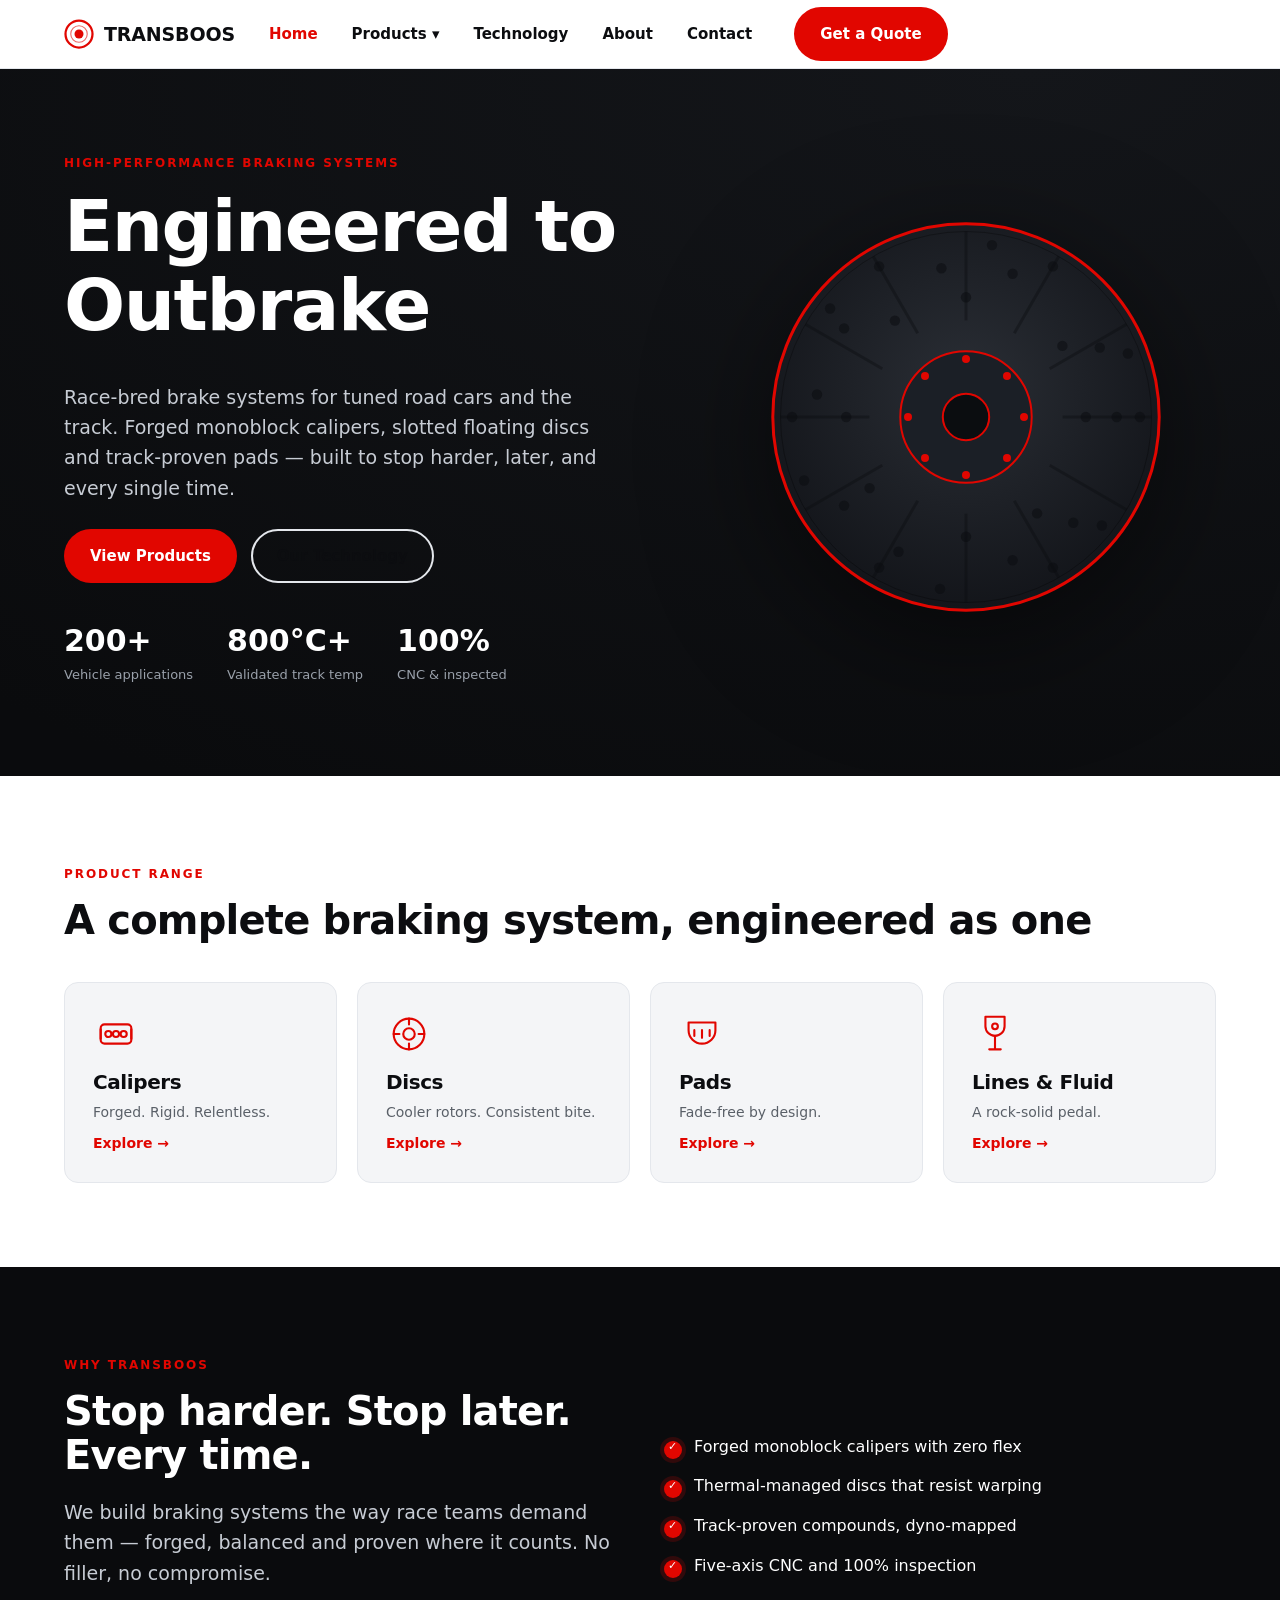
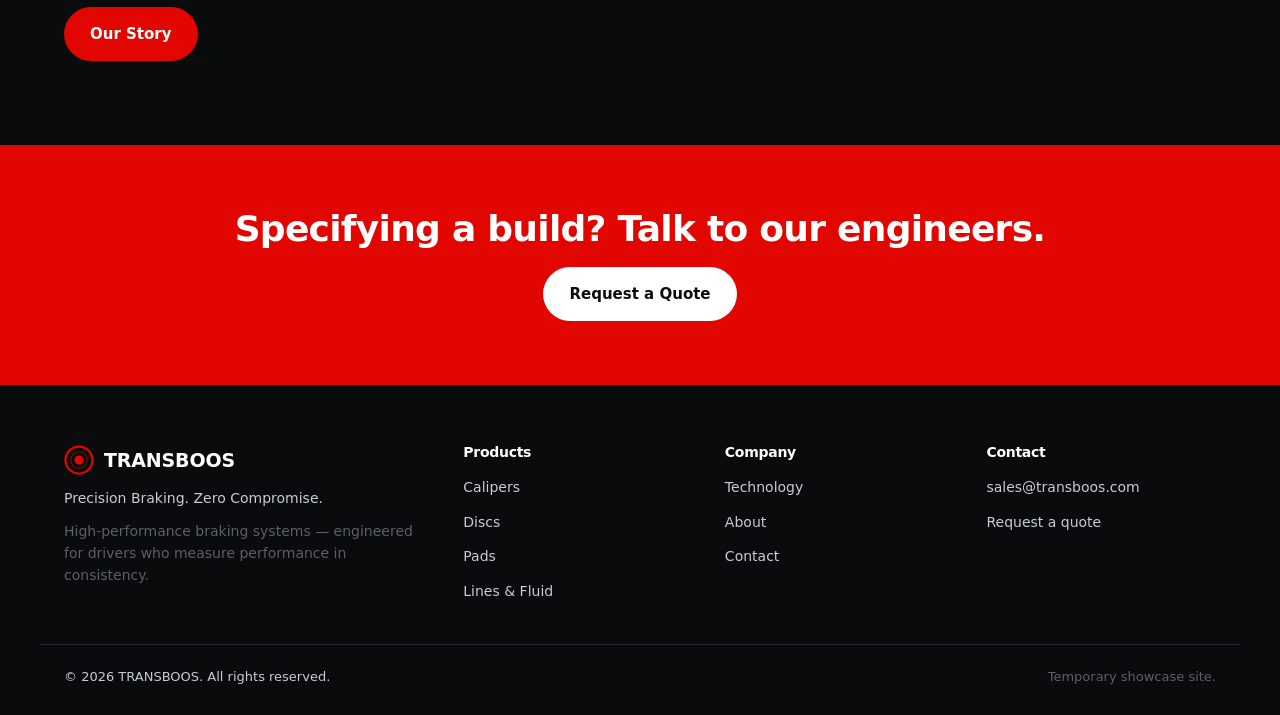
<file: index.html>
<!DOCTYPE html>
<html lang="en">
<head>
<meta charset="utf-8">
<meta name="viewport" content="width=device-width, initial-scale=1">
<title>TRANSBOOS — High-performance braking systems</title>
<meta name="description" content="Precision Braking. Zero Compromise. Race-bred brake systems for tuned road cars and the track. Forged monoblock calipers, slotted floating discs and track-p">
<link rel="canonical" href="https://transboos.pages.dev/">
<meta property="og:type" content="website">
<meta property="og:title" content="TRANSBOOS — High-performance braking systems">
<meta property="og:description" content="Precision Braking. Zero Compromise. Race-bred brake systems for tuned road cars and the track. Forged monoblock calipers, slotted floating discs and track-p">
<meta property="og:url" content="https://transboos.pages.dev/">
<meta property="og:image" content="https://transboos.pages.dev/assets/img/og.svg">
<meta name="twitter:card" content="summary_large_image">
<meta name="twitter:title" content="TRANSBOOS — High-performance braking systems">
<meta name="twitter:description" content="Precision Braking. Zero Compromise. Race-bred brake systems for tuned road cars and the track. Forged monoblock calipers, slotted floating discs and track-p">
<link rel="icon" href="/assets/img/logo.svg" type="image/svg+xml">
<link rel="preload" href="/assets/fonts/inter-latin.woff2" as="font" type="font/woff2" crossorigin>
<link rel="stylesheet" href="/assets/css/style.css">
<script type="application/ld+json">{"@context": "https://schema.org", "@type": "Organization", "name": "TRANSBOOS", "url": "https://transboos.pages.dev", "logo": "https://transboos.pages.dev/assets/img/logo.svg", "description": "Precision Braking. Zero Compromise.", "sameAs": []}</script>
<script type="application/ld+json">{"@context": "https://schema.org", "@type": "WebSite", "name": "TRANSBOOS", "url": "https://transboos.pages.dev"}</script>
</head>
<body><header class="site-head">
  <div class="wrap head-inner">
    <a class="brand" href="/">
      <span class="brand-mark"><svg viewBox="0 0 40 40" xmlns="http://www.w3.org/2000/svg" aria-hidden="true">
  <circle cx="20" cy="20" r="18" fill="none" stroke="#E10600" stroke-width="3"/>
  <circle cx="20" cy="20" r="6" fill="#E10600"/>
  <circle cx="20" cy="20" r="11" fill="none" stroke="#E10600" stroke-width="1.5" opacity="0.6"/>
</svg></span>
      <span class="brand-name">TRANSBOOS</span>
    </a>
    <button class="nav-toggle" aria-label="Menu" aria-expanded="false">☰</button>
    <nav><ul class="nav"><li><a href="/" class="on">Home</a></li><li class="has-drop"><a href="/products" class="">Products <span class="caret">▾</span></a>
      <ul class="drop"><li><a href="/products#calipers"><span class="dot"></span>Calipers — TB-MB</a></li><li><a href="/products#discs"><span class="dot"></span>Discs — TB-DR</a></li><li><a href="/products#pads"><span class="dot"></span>Pads — TB-RX</a></li><li><a href="/products#fluid"><span class="dot"></span>Lines & Fluid — TB-SS</a></li></ul></li><li><a href="/technology" class="">Technology</a></li><li><a href="/about" class="">About</a></li><li><a href="/contact" class="">Contact</a></li></ul></nav>
    <a class="btn btn-accent head-cta" href="/contact">Get a Quote</a>
  </div>
</header>
<main>

<section class="hero">
  <div class="wrap hero-inner">
    <div class="hero-copy">
      <span class="eyebrow">HIGH-PERFORMANCE BRAKING SYSTEMS</span>
      <h1>Engineered to Outbrake</h1>
      <p class="lead">Race-bred brake systems for tuned road cars and the track. Forged monoblock calipers, slotted floating discs and track-proven pads — built to stop harder, later, and every single time.</p>
      <div class="hero-cta">
        <a class="btn btn-accent" href="/products">View Products</a>
        <a class="btn btn-ghost" href="/technology">Our Technology</a>
      </div>
      <ul class="hero-stats">
        <li><b>200+</b><span>Vehicle applications</span></li>
        <li><b>800°C+</b><span>Validated track temp</span></li>
        <li><b>100%</b><span>CNC &amp; inspected</span></li>
      </ul>
    </div>
    <div class="hero-art"><svg viewBox="0 0 420 420" xmlns="http://www.w3.org/2000/svg" role="img" aria-label="Brake disc illustration">
  <defs><radialGradient id="dg" cx="50%" cy="42%" r="60%">
    <stop offset="0%" stop-color="#2a2e35"/><stop offset="100%" stop-color="#121419"/></radialGradient></defs>
  <circle cx="210.0" cy="210.0" r="193.2" fill="url(#dg)" stroke="#E10600" stroke-width="3"/>
  <circle cx="210.0" cy="210.0" r="185.5" fill="none" stroke="#000" stroke-width="1" opacity="0.3"/>
  <line x1="306.6" y1="210.0" x2="395.5" y2="210.0" stroke="#0b0d10" stroke-width="3" opacity="0.4"/><line x1="293.7" y1="258.3" x2="370.6" y2="302.7" stroke="#0b0d10" stroke-width="3" opacity="0.4"/><line x1="258.3" y1="293.7" x2="302.7" y2="370.6" stroke="#0b0d10" stroke-width="3" opacity="0.4"/><line x1="210.0" y1="306.6" x2="210.0" y2="395.5" stroke="#0b0d10" stroke-width="3" opacity="0.4"/><line x1="161.7" y1="293.7" x2="117.3" y2="370.6" stroke="#0b0d10" stroke-width="3" opacity="0.4"/><line x1="126.3" y1="258.3" x2="49.4" y2="302.7" stroke="#0b0d10" stroke-width="3" opacity="0.4"/><line x1="113.4" y1="210.0" x2="24.5" y2="210.0" stroke="#0b0d10" stroke-width="3" opacity="0.4"/><line x1="126.3" y1="161.7" x2="49.4" y2="117.3" stroke="#0b0d10" stroke-width="3" opacity="0.4"/><line x1="161.7" y1="126.3" x2="117.3" y2="49.4" stroke="#0b0d10" stroke-width="3" opacity="0.4"/><line x1="210.0" y1="113.4" x2="210.0" y2="24.5" stroke="#0b0d10" stroke-width="3" opacity="0.4"/><line x1="258.3" y1="126.3" x2="302.7" y2="49.4" stroke="#0b0d10" stroke-width="3" opacity="0.4"/><line x1="293.7" y1="161.7" x2="370.6" y2="117.3" stroke="#0b0d10" stroke-width="3" opacity="0.4"/>
  <circle cx="329.8" cy="210.0" r="5.2" fill="#0b0d10" opacity="0.55"/><circle cx="281.1" cy="306.4" r="5.2" fill="#0b0d10" opacity="0.55"/><circle cx="210.0" cy="329.8" r="5.2" fill="#0b0d10" opacity="0.55"/><circle cx="113.6" cy="281.1" r="5.2" fill="#0b0d10" opacity="0.55"/><circle cx="90.2" cy="210.0" r="5.2" fill="#0b0d10" opacity="0.55"/><circle cx="138.9" cy="113.6" r="5.2" fill="#0b0d10" opacity="0.55"/><circle cx="210.0" cy="90.2" r="5.2" fill="#0b0d10" opacity="0.55"/><circle cx="306.4" cy="138.9" r="5.2" fill="#0b0d10" opacity="0.55"/><circle cx="360.7" cy="210.0" r="5.2" fill="#0b0d10" opacity="0.55"/><circle cx="317.3" cy="315.8" r="5.2" fill="#0b0d10" opacity="0.55"/><circle cx="256.6" cy="353.3" r="5.2" fill="#0b0d10" opacity="0.55"/><circle cx="142.5" cy="344.8" r="5.2" fill="#0b0d10" opacity="0.55"/><circle cx="88.1" cy="298.6" r="5.2" fill="#0b0d10" opacity="0.55"/><circle cx="61.0" cy="187.5" r="5.2" fill="#0b0d10" opacity="0.55"/><circle cx="88.1" cy="121.4" r="5.2" fill="#0b0d10" opacity="0.55"/><circle cx="185.4" cy="61.3" r="5.2" fill="#0b0d10" opacity="0.55"/><circle cx="256.6" cy="66.7" r="5.2" fill="#0b0d10" opacity="0.55"/><circle cx="343.8" cy="140.6" r="5.2" fill="#0b0d10" opacity="0.55"/><circle cx="383.9" cy="210.0" r="5.2" fill="#0b0d10" opacity="0.55"/><circle cx="345.9" cy="318.5" r="5.2" fill="#0b0d10" opacity="0.55"/><circle cx="296.9" cy="360.6" r="5.2" fill="#0b0d10" opacity="0.55"/><circle cx="184.0" cy="381.9" r="5.2" fill="#0b0d10" opacity="0.55"/><circle cx="123.1" cy="360.6" r="5.2" fill="#0b0d10" opacity="0.55"/><circle cx="48.1" cy="273.5" r="5.2" fill="#0b0d10" opacity="0.55"/><circle cx="36.1" cy="210.0" r="5.2" fill="#0b0d10" opacity="0.55"/><circle cx="74.1" cy="101.5" r="5.2" fill="#0b0d10" opacity="0.55"/><circle cx="123.1" cy="59.4" r="5.2" fill="#0b0d10" opacity="0.55"/><circle cx="236.0" cy="38.1" r="5.2" fill="#0b0d10" opacity="0.55"/><circle cx="296.9" cy="59.4" r="5.2" fill="#0b0d10" opacity="0.55"/><circle cx="371.9" cy="146.5" r="5.2" fill="#0b0d10" opacity="0.55"/>
  <circle cx="210.0" cy="210.0" r="65.7" fill="#1b1f26" stroke="#E10600" stroke-width="2"/>
  <circle cx="268.0" cy="210.0" r="4" fill="#E10600"/><circle cx="251.0" cy="251.0" r="4" fill="#E10600"/><circle cx="210.0" cy="268.0" r="4" fill="#E10600"/><circle cx="169.0" cy="251.0" r="4" fill="#E10600"/><circle cx="152.0" cy="210.0" r="4" fill="#E10600"/><circle cx="169.0" cy="169.0" r="4" fill="#E10600"/><circle cx="210.0" cy="152.0" r="4" fill="#E10600"/><circle cx="251.0" cy="169.0" r="4" fill="#E10600"/>
  <circle cx="210.0" cy="210.0" r="23.2" fill="#0b0d10" stroke="#E10600" stroke-width="2"/>
</svg></div>
  </div>
</section>

<section class="band">
  <div class="wrap">
    <div class="sec-head">
      <span class="eyebrow">Product Range</span>
      <h2>A complete braking system, engineered as one</h2>
    </div>
    <div class="pcard-grid"><a class="pcard" href="/products#calipers">
          <span class="pcard-ico"><svg viewBox="0 0 48 48" fill="none" stroke="#E10600" stroke-width="2.2" stroke-linecap="round" stroke-linejoin="round" xmlns="http://www.w3.org/2000/svg"><rect x="8" y="14" width="32" height="20" rx="4"/><circle cx="16" cy="24" r="3.2"/><circle cx="24" cy="24" r="3.2"/><circle cx="32" cy="24" r="3.2"/><path d="M8 19v10M40 19v10"/></svg></span>
          <h3>Calipers</h3><p>Forged. Rigid. Relentless.</p>
          <span class="pcard-go">Explore →</span></a><a class="pcard" href="/products#discs">
          <span class="pcard-ico"><svg viewBox="0 0 48 48" fill="none" stroke="#E10600" stroke-width="2.2" stroke-linecap="round" stroke-linejoin="round" xmlns="http://www.w3.org/2000/svg"><circle cx="24" cy="24" r="16"/><circle cx="24" cy="24" r="6"/><path d="M24 8v6M24 34v6M8 24h6M34 24h6"/></svg></span>
          <h3>Discs</h3><p>Cooler rotors. Consistent bite.</p>
          <span class="pcard-go">Explore →</span></a><a class="pcard" href="/products#pads">
          <span class="pcard-ico"><svg viewBox="0 0 48 48" fill="none" stroke="#E10600" stroke-width="2.2" stroke-linecap="round" stroke-linejoin="round" xmlns="http://www.w3.org/2000/svg"><path d="M10 12h28v8a14 14 0 0 1-28 0z"/><path d="M16 20v6M24 20v8M32 20v6"/></svg></span>
          <h3>Pads</h3><p>Fade-free by design.</p>
          <span class="pcard-go">Explore →</span></a><a class="pcard" href="/products#fluid">
          <span class="pcard-ico"><svg viewBox="0 0 48 48" fill="none" stroke="#E10600" stroke-width="2.2" stroke-linecap="round" stroke-linejoin="round" xmlns="http://www.w3.org/2000/svg"><path d="M14 6h20v10a10 10 0 0 1-20 0z"/><path d="M24 26v14M18 40h12"/><circle cx="24" cy="16" r="3"/></svg></span>
          <h3>Lines & Fluid</h3><p>A rock-solid pedal.</p>
          <span class="pcard-go">Explore →</span></a></div>
  </div>
</section>

<section class="band band-dark">
  <div class="wrap split">
    <div>
      <span class="eyebrow">Why TRANSBOOS</span>
      <h2>Stop harder. Stop later. Every time.</h2>
      <p class="lead">We build braking systems the way race teams demand them — forged, balanced and proven where it counts. No filler, no compromise.</p>
      <a class="btn btn-accent" href="/about">Our Story</a>
    </div>
    <ul class="check-list">
      <li>Forged monoblock calipers with zero flex</li>
      <li>Thermal-managed discs that resist warping</li>
      <li>Track-proven compounds, dyno-mapped</li>
      <li>Five-axis CNC and 100% inspection</li>
    </ul>
  </div>
</section>

<section class="cta-band">
  <div class="wrap">
    <h2>Specifying a build? Talk to our engineers.</h2>
    <a class="btn btn-light" href="/contact">Request a Quote</a>
  </div>
</section>
</main>
<footer class="site-foot">
  <div class="wrap foot-grid">
    <div class="foot-brand">
      <a class="brand" href="/"><span class="brand-mark"><svg viewBox="0 0 40 40" xmlns="http://www.w3.org/2000/svg" aria-hidden="true">
  <circle cx="20" cy="20" r="18" fill="none" stroke="#E10600" stroke-width="3"/>
  <circle cx="20" cy="20" r="6" fill="#E10600"/>
  <circle cx="20" cy="20" r="11" fill="none" stroke="#E10600" stroke-width="1.5" opacity="0.6"/>
</svg></span><span class="brand-name">TRANSBOOS</span></a>
      <p>Precision Braking. Zero Compromise.</p>
      <p class="muted">High-performance braking systems — engineered for drivers who measure performance in consistency.</p>
    </div>
    <div><h4>Products</h4><ul class="foot-links"><li><a href="/products#calipers">Calipers</a></li><li><a href="/products#discs">Discs</a></li><li><a href="/products#pads">Pads</a></li><li><a href="/products#fluid">Lines & Fluid</a></li></ul></div>
    <div><h4>Company</h4><ul class="foot-links">
      <li><a href="/technology">Technology</a></li>
      <li><a href="/about">About</a></li>
      <li><a href="/contact">Contact</a></li>
    </ul></div>
    <div><h4>Contact</h4><ul class="foot-links">
      <li><a href="mailto:sales@transboos.com">sales@transboos.com</a></li>
      <li><a href="/contact">Request a quote</a></li>
    </ul></div>
  </div>
  <div class="wrap foot-bottom">
    <span>© 2026 TRANSBOOS. All rights reserved.</span>
    <span class="muted">Temporary showcase site.</span>
  </div>
</footer>
<script src="/assets/js/main.js"></script>
</body>
</html>
</file>
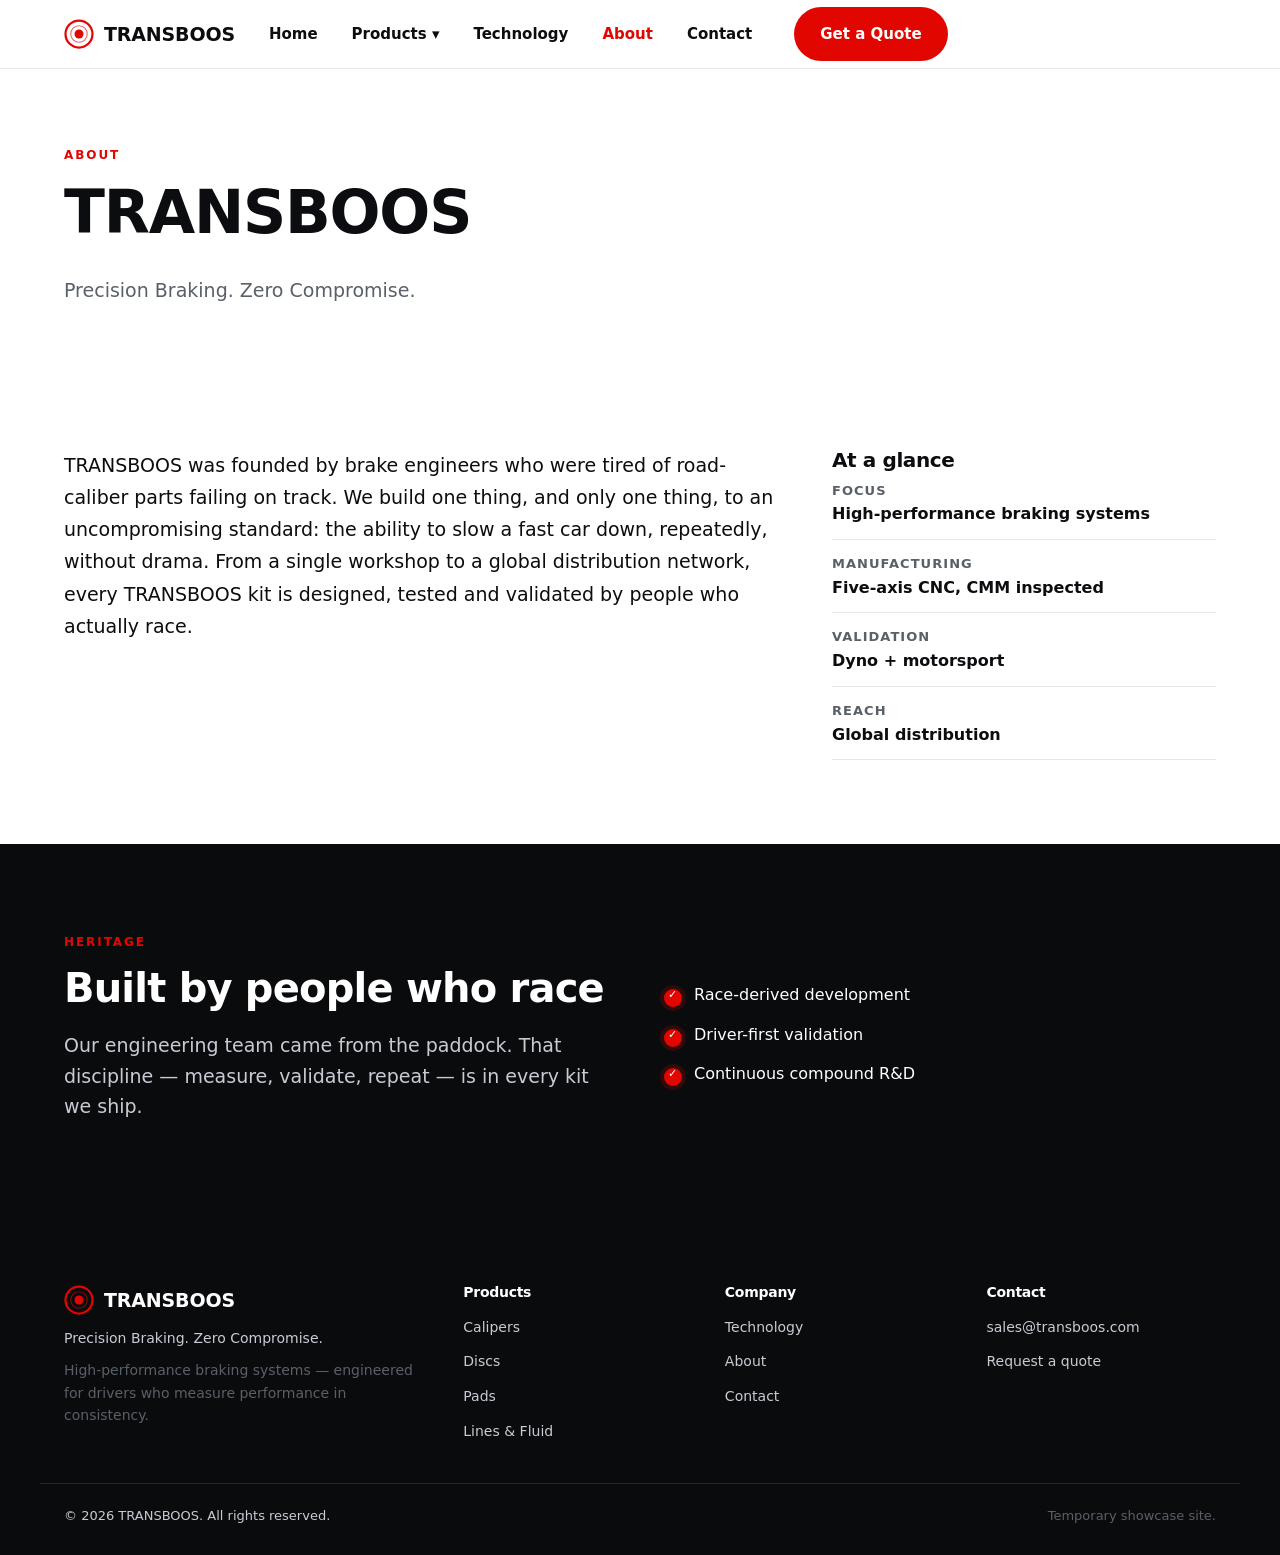
<file: about.html>
<!DOCTYPE html>
<html lang="en">
<head>
<meta charset="utf-8">
<meta name="viewport" content="width=device-width, initial-scale=1">
<title>About | TRANSBOOS</title>
<meta name="description" content="TRANSBOOS — TRANSBOOS was founded by brake engineers who were tired of road-caliber parts failing on track. We build one thing, and only one thing, to a...">
<link rel="canonical" href="https://transboos.pages.dev/about">
<meta property="og:type" content="website">
<meta property="og:title" content="About | TRANSBOOS">
<meta property="og:description" content="TRANSBOOS — TRANSBOOS was founded by brake engineers who were tired of road-caliber parts failing on track. We build one thing, and only one thing, to a...">
<meta property="og:url" content="https://transboos.pages.dev/about">
<meta property="og:image" content="https://transboos.pages.dev/assets/img/og.svg">
<meta name="twitter:card" content="summary_large_image">
<meta name="twitter:title" content="About | TRANSBOOS">
<meta name="twitter:description" content="TRANSBOOS — TRANSBOOS was founded by brake engineers who were tired of road-caliber parts failing on track. We build one thing, and only one thing, to a...">
<link rel="icon" href="/assets/img/logo.svg" type="image/svg+xml">
<link rel="preload" href="/assets/fonts/inter-latin.woff2" as="font" type="font/woff2" crossorigin>
<link rel="stylesheet" href="/assets/css/style.css">
<script type="application/ld+json">{"@context": "https://schema.org", "@type": "Organization", "name": "TRANSBOOS", "url": "https://transboos.pages.dev", "logo": "https://transboos.pages.dev/assets/img/logo.svg", "description": "Precision Braking. Zero Compromise.", "sameAs": []}</script>
<script type="application/ld+json">{"@context": "https://schema.org", "@type": "WebSite", "name": "TRANSBOOS", "url": "https://transboos.pages.dev"}</script>
</head>
<body><header class="site-head">
  <div class="wrap head-inner">
    <a class="brand" href="/">
      <span class="brand-mark"><svg viewBox="0 0 40 40" xmlns="http://www.w3.org/2000/svg" aria-hidden="true">
  <circle cx="20" cy="20" r="18" fill="none" stroke="#E10600" stroke-width="3"/>
  <circle cx="20" cy="20" r="6" fill="#E10600"/>
  <circle cx="20" cy="20" r="11" fill="none" stroke="#E10600" stroke-width="1.5" opacity="0.6"/>
</svg></span>
      <span class="brand-name">TRANSBOOS</span>
    </a>
    <button class="nav-toggle" aria-label="Menu" aria-expanded="false">☰</button>
    <nav><ul class="nav"><li><a href="/" class="">Home</a></li><li class="has-drop"><a href="/products" class="">Products <span class="caret">▾</span></a>
      <ul class="drop"><li><a href="/products#calipers"><span class="dot"></span>Calipers — TB-MB</a></li><li><a href="/products#discs"><span class="dot"></span>Discs — TB-DR</a></li><li><a href="/products#pads"><span class="dot"></span>Pads — TB-RX</a></li><li><a href="/products#fluid"><span class="dot"></span>Lines & Fluid — TB-SS</a></li></ul></li><li><a href="/technology" class="">Technology</a></li><li><a href="/about" class="on">About</a></li><li><a href="/contact" class="">Contact</a></li></ul></nav>
    <a class="btn btn-accent head-cta" href="/contact">Get a Quote</a>
  </div>
</header>
<main>

<section class="page-hero"><div class="wrap">
  <span class="eyebrow">About</span>
  <h1>TRANSBOOS</h1>
  <p class="lead">Precision Braking. Zero Compromise.</p>
</div></section>
<section class="band"><div class="wrap about-grid">
  <div class="about-main"><p class="lead-para">TRANSBOOS was founded by brake engineers who were tired of road-caliber parts failing on track. We build one thing, and only one thing, to an uncompromising standard: the ability to slow a fast car down, repeatedly, without drama. From a single workshop to a global distribution network, every TRANSBOOS kit is designed, tested and validated by people who actually race.</p></div>
  <aside class="about-side">
    <h3>At a glance</h3>
    <ul class="fact-list">
      <li><b>Focus</b><span>High-performance braking systems</span></li>
      <li><b>Manufacturing</b><span>Five-axis CNC, CMM inspected</span></li>
      <li><b>Validation</b><span>Dyno + motorsport</span></li>
      <li><b>Reach</b><span>Global distribution</span></li>
    </ul>
  </aside>
</div></section>
<section class="band band-dark"><div class="wrap split">
  <div><span class="eyebrow">Heritage</span><h2>Built by people who race</h2>
  <p class="lead">Our engineering team came from the paddock. That discipline — measure, validate, repeat — is in every kit we ship.</p></div>
  <ul class="check-list"><li>Race-derived development</li><li>Driver-first validation</li><li>Continuous compound R&amp;D</li></ul>
</div></section>
</main>
<footer class="site-foot">
  <div class="wrap foot-grid">
    <div class="foot-brand">
      <a class="brand" href="/"><span class="brand-mark"><svg viewBox="0 0 40 40" xmlns="http://www.w3.org/2000/svg" aria-hidden="true">
  <circle cx="20" cy="20" r="18" fill="none" stroke="#E10600" stroke-width="3"/>
  <circle cx="20" cy="20" r="6" fill="#E10600"/>
  <circle cx="20" cy="20" r="11" fill="none" stroke="#E10600" stroke-width="1.5" opacity="0.6"/>
</svg></span><span class="brand-name">TRANSBOOS</span></a>
      <p>Precision Braking. Zero Compromise.</p>
      <p class="muted">High-performance braking systems — engineered for drivers who measure performance in consistency.</p>
    </div>
    <div><h4>Products</h4><ul class="foot-links"><li><a href="/products#calipers">Calipers</a></li><li><a href="/products#discs">Discs</a></li><li><a href="/products#pads">Pads</a></li><li><a href="/products#fluid">Lines & Fluid</a></li></ul></div>
    <div><h4>Company</h4><ul class="foot-links">
      <li><a href="/technology">Technology</a></li>
      <li><a href="/about">About</a></li>
      <li><a href="/contact">Contact</a></li>
    </ul></div>
    <div><h4>Contact</h4><ul class="foot-links">
      <li><a href="mailto:sales@transboos.com">sales@transboos.com</a></li>
      <li><a href="/contact">Request a quote</a></li>
    </ul></div>
  </div>
  <div class="wrap foot-bottom">
    <span>© 2026 TRANSBOOS. All rights reserved.</span>
    <span class="muted">Temporary showcase site.</span>
  </div>
</footer>
<script src="/assets/js/main.js"></script>
</body>
</html>
</file>
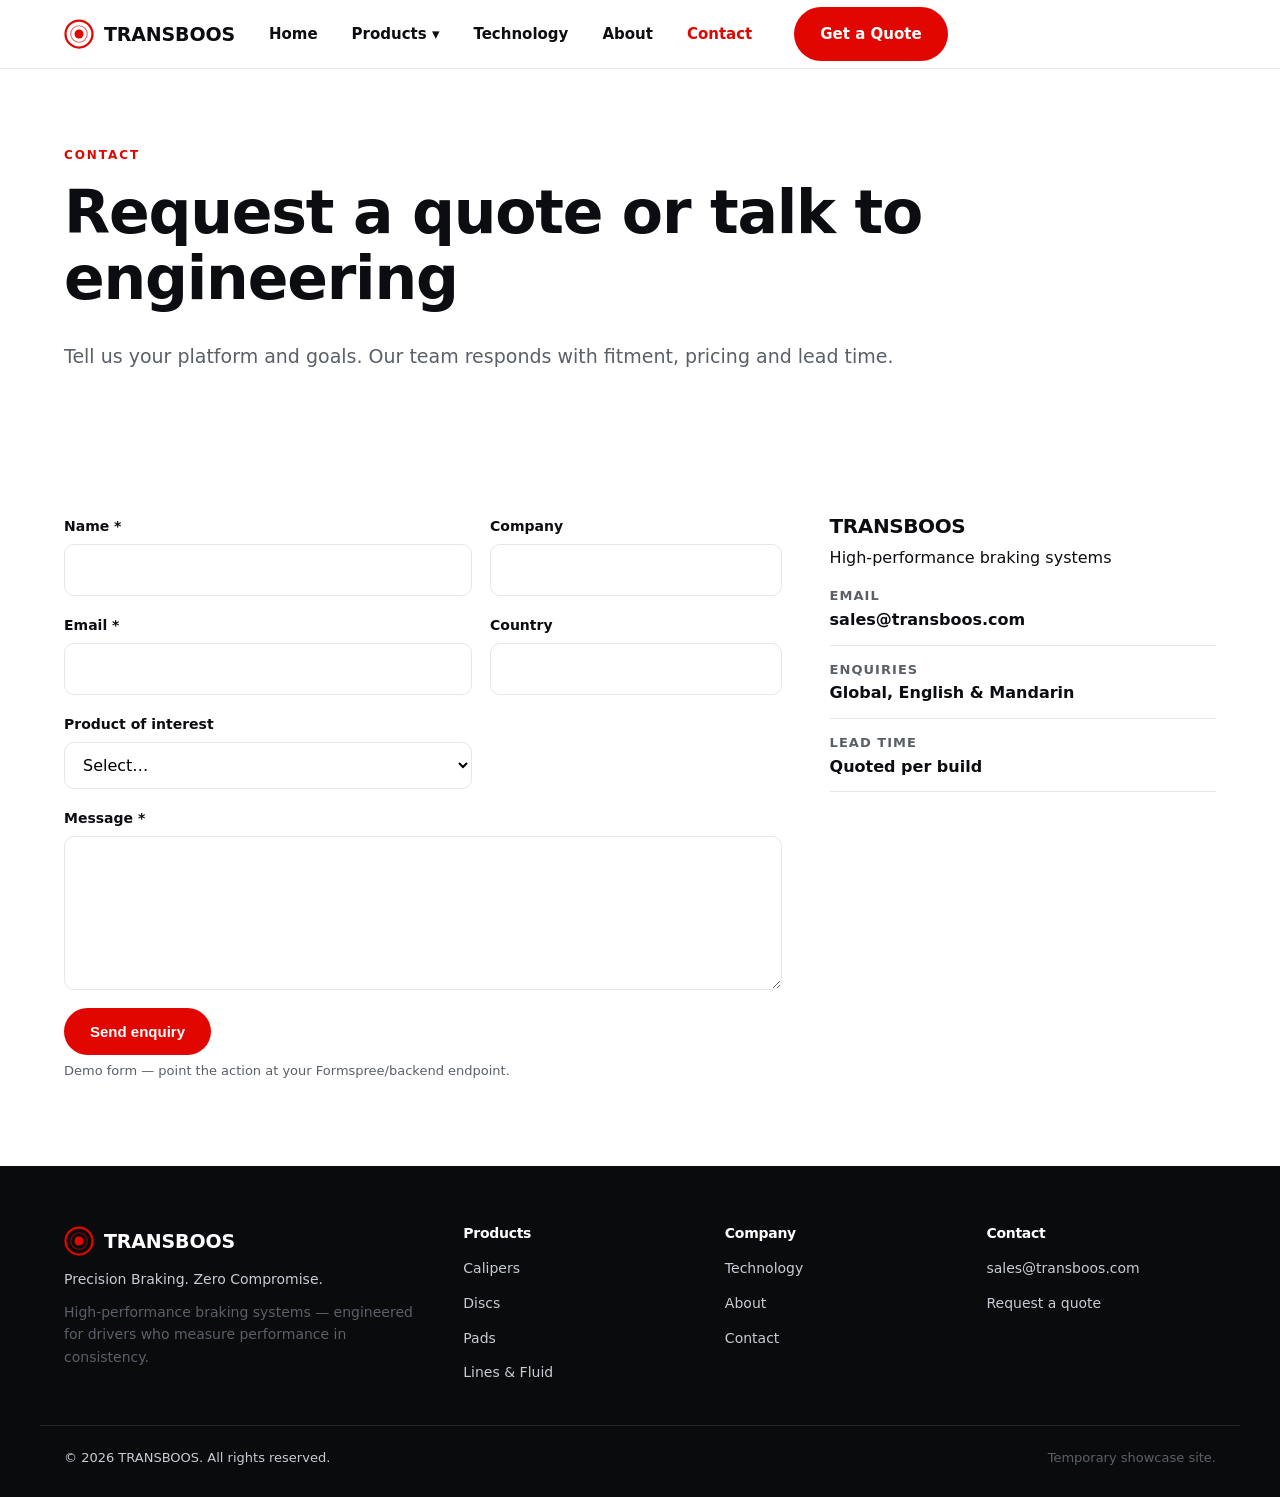
<file: contact.html>
<!DOCTYPE html>
<html lang="en">
<head>
<meta charset="utf-8">
<meta name="viewport" content="width=device-width, initial-scale=1">
<title>Contact | TRANSBOOS</title>
<meta name="description" content="Contact TRANSBOOS for brake system quotes, fitment and engineering support.">
<link rel="canonical" href="https://transboos.pages.dev/contact">
<meta property="og:type" content="website">
<meta property="og:title" content="Contact | TRANSBOOS">
<meta property="og:description" content="Contact TRANSBOOS for brake system quotes, fitment and engineering support.">
<meta property="og:url" content="https://transboos.pages.dev/contact">
<meta property="og:image" content="https://transboos.pages.dev/assets/img/og.svg">
<meta name="twitter:card" content="summary_large_image">
<meta name="twitter:title" content="Contact | TRANSBOOS">
<meta name="twitter:description" content="Contact TRANSBOOS for brake system quotes, fitment and engineering support.">
<link rel="icon" href="/assets/img/logo.svg" type="image/svg+xml">
<link rel="preload" href="/assets/fonts/inter-latin.woff2" as="font" type="font/woff2" crossorigin>
<link rel="stylesheet" href="/assets/css/style.css">
<script type="application/ld+json">{"@context": "https://schema.org", "@type": "Organization", "name": "TRANSBOOS", "url": "https://transboos.pages.dev", "logo": "https://transboos.pages.dev/assets/img/logo.svg", "description": "Precision Braking. Zero Compromise.", "sameAs": []}</script>
<script type="application/ld+json">{"@context": "https://schema.org", "@type": "WebSite", "name": "TRANSBOOS", "url": "https://transboos.pages.dev"}</script>
</head>
<body><header class="site-head">
  <div class="wrap head-inner">
    <a class="brand" href="/">
      <span class="brand-mark"><svg viewBox="0 0 40 40" xmlns="http://www.w3.org/2000/svg" aria-hidden="true">
  <circle cx="20" cy="20" r="18" fill="none" stroke="#E10600" stroke-width="3"/>
  <circle cx="20" cy="20" r="6" fill="#E10600"/>
  <circle cx="20" cy="20" r="11" fill="none" stroke="#E10600" stroke-width="1.5" opacity="0.6"/>
</svg></span>
      <span class="brand-name">TRANSBOOS</span>
    </a>
    <button class="nav-toggle" aria-label="Menu" aria-expanded="false">☰</button>
    <nav><ul class="nav"><li><a href="/" class="">Home</a></li><li class="has-drop"><a href="/products" class="">Products <span class="caret">▾</span></a>
      <ul class="drop"><li><a href="/products#calipers"><span class="dot"></span>Calipers — TB-MB</a></li><li><a href="/products#discs"><span class="dot"></span>Discs — TB-DR</a></li><li><a href="/products#pads"><span class="dot"></span>Pads — TB-RX</a></li><li><a href="/products#fluid"><span class="dot"></span>Lines & Fluid — TB-SS</a></li></ul></li><li><a href="/technology" class="">Technology</a></li><li><a href="/about" class="">About</a></li><li><a href="/contact" class="on">Contact</a></li></ul></nav>
    <a class="btn btn-accent head-cta" href="/contact">Get a Quote</a>
  </div>
</header>
<main>

<section class="page-hero"><div class="wrap">
  <span class="eyebrow">Contact</span>
  <h1>Request a quote or talk to engineering</h1>
  <p class="lead">Tell us your platform and goals. Our team responds with fitment, pricing and lead time.</p>
</div></section>
<section class="band"><div class="wrap contact-grid">
  <form class="cform" action="https://formspree.io/f/transboos" method="POST">
    <div class="field"><label for="name">Name *</label><input id="name" name="name" required></div>
    <div class="field"><label for="company">Company</label><input id="company" name="company"></div>
    <div class="field"><label for="email">Email *</label><input id="email" name="email" type="email" required></div>
    <div class="field"><label for="country">Country</label><input id="country" name="country"></div>
    <div class="field"><label for="interest">Product of interest</label><select id="interest" name="interest"><option value="">Select…</option><option value="Calipers">Calipers — TB-MB Series Monoblock Calipers</option><option value="Discs">Discs — TB-DR Slotted Floating Discs</option><option value="Pads">Pads — TB-RX Track Brake Pads</option><option value="Lines & Fluid">Lines & Fluid — TB-SS Line & Fluid Kits</option></select></div>
    <div class="field field-full"><label for="msg">Message *</label><textarea id="msg" name="message" rows="5" required></textarea></div>
    <div class="field-full"><button class="btn btn-accent" type="submit">Send enquiry</button><p class="form-note">Demo form — point the action at your Formspree/backend endpoint.</p></div>
  </form>
  <aside class="contact-side">
    <h3>TRANSBOOS</h3>
    <p>High-performance braking systems</p>
    <ul class="fact-list">
      <li><b>Email</b><span><a href="mailto:sales@transboos.com">sales@transboos.com</a></span></li>
      <li><b>Enquiries</b><span>Global, English &amp; Mandarin</span></li>
      <li><b>Lead time</b><span>Quoted per build</span></li>
    </ul>
  </aside>
</div></section>
</main>
<footer class="site-foot">
  <div class="wrap foot-grid">
    <div class="foot-brand">
      <a class="brand" href="/"><span class="brand-mark"><svg viewBox="0 0 40 40" xmlns="http://www.w3.org/2000/svg" aria-hidden="true">
  <circle cx="20" cy="20" r="18" fill="none" stroke="#E10600" stroke-width="3"/>
  <circle cx="20" cy="20" r="6" fill="#E10600"/>
  <circle cx="20" cy="20" r="11" fill="none" stroke="#E10600" stroke-width="1.5" opacity="0.6"/>
</svg></span><span class="brand-name">TRANSBOOS</span></a>
      <p>Precision Braking. Zero Compromise.</p>
      <p class="muted">High-performance braking systems — engineered for drivers who measure performance in consistency.</p>
    </div>
    <div><h4>Products</h4><ul class="foot-links"><li><a href="/products#calipers">Calipers</a></li><li><a href="/products#discs">Discs</a></li><li><a href="/products#pads">Pads</a></li><li><a href="/products#fluid">Lines & Fluid</a></li></ul></div>
    <div><h4>Company</h4><ul class="foot-links">
      <li><a href="/technology">Technology</a></li>
      <li><a href="/about">About</a></li>
      <li><a href="/contact">Contact</a></li>
    </ul></div>
    <div><h4>Contact</h4><ul class="foot-links">
      <li><a href="mailto:sales@transboos.com">sales@transboos.com</a></li>
      <li><a href="/contact">Request a quote</a></li>
    </ul></div>
  </div>
  <div class="wrap foot-bottom">
    <span>© 2026 TRANSBOOS. All rights reserved.</span>
    <span class="muted">Temporary showcase site.</span>
  </div>
</footer>
<script src="/assets/js/main.js"></script>
</body>
</html>
</file>
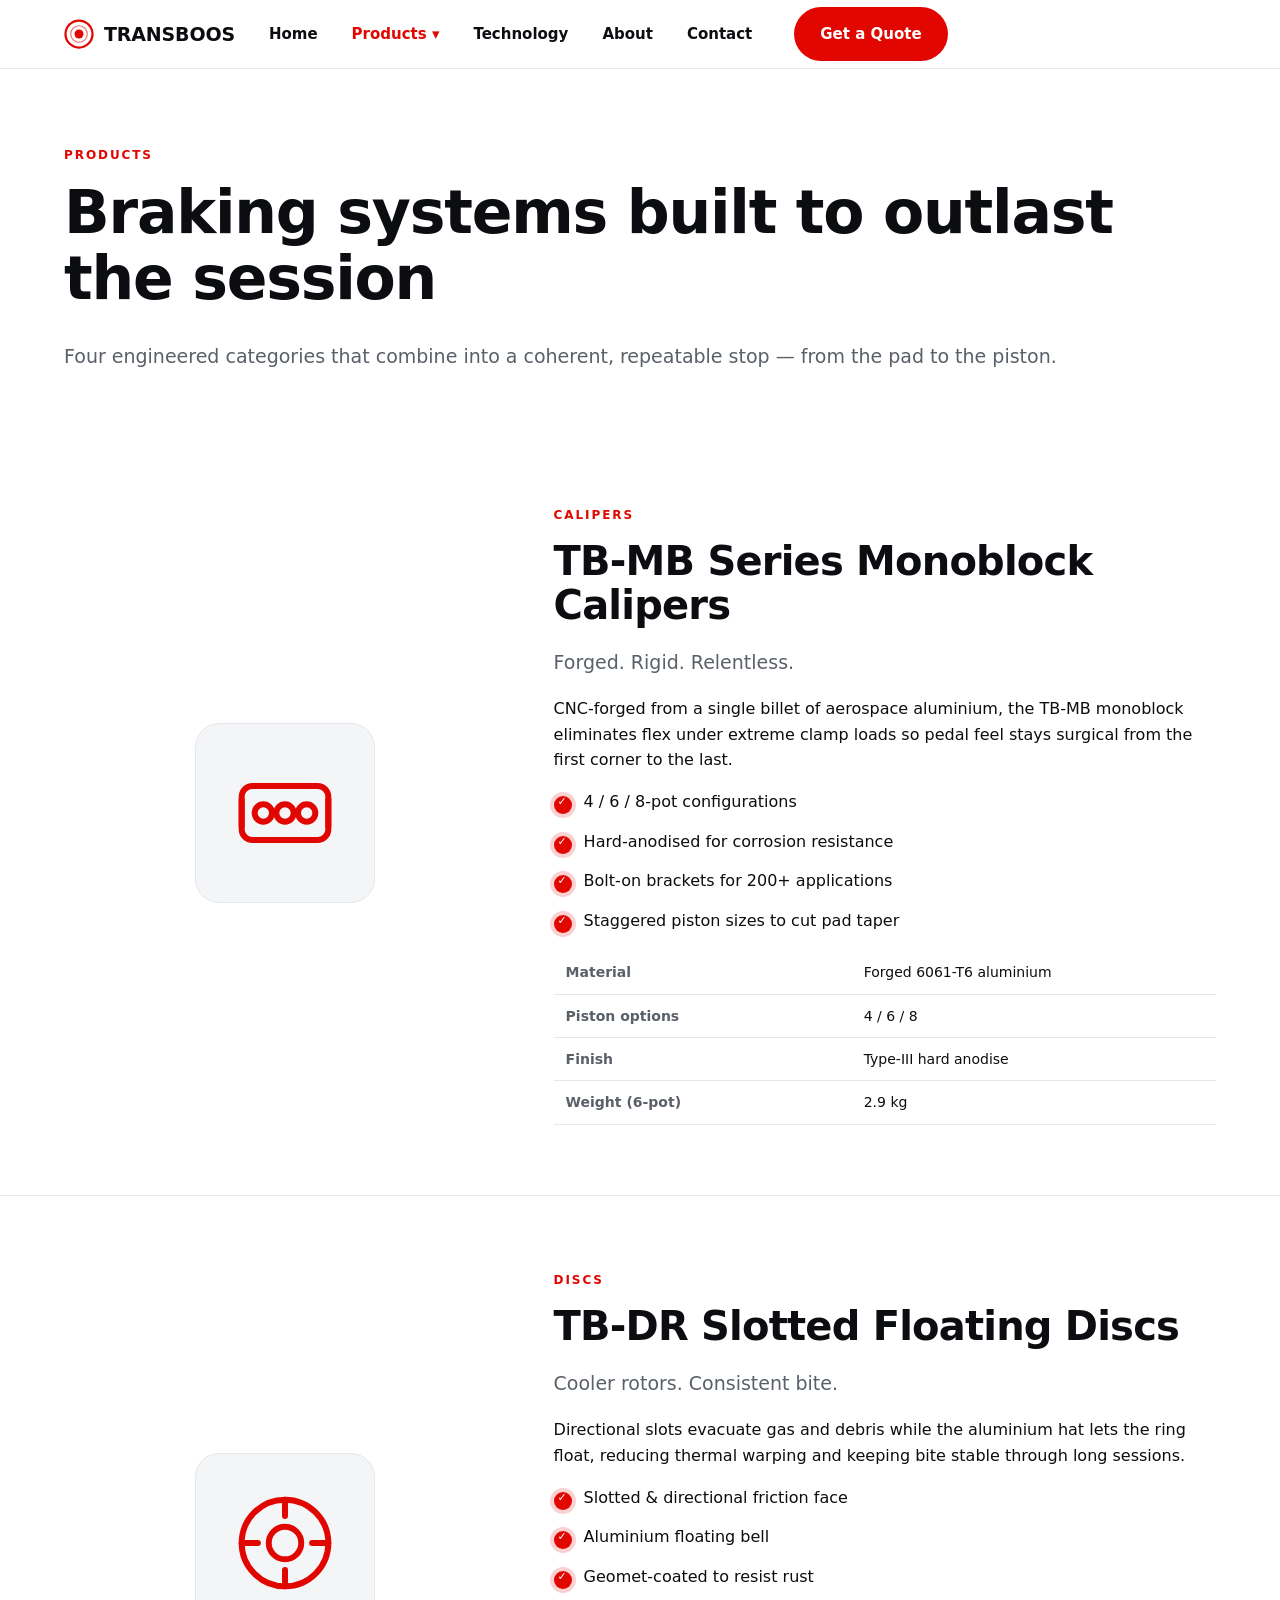
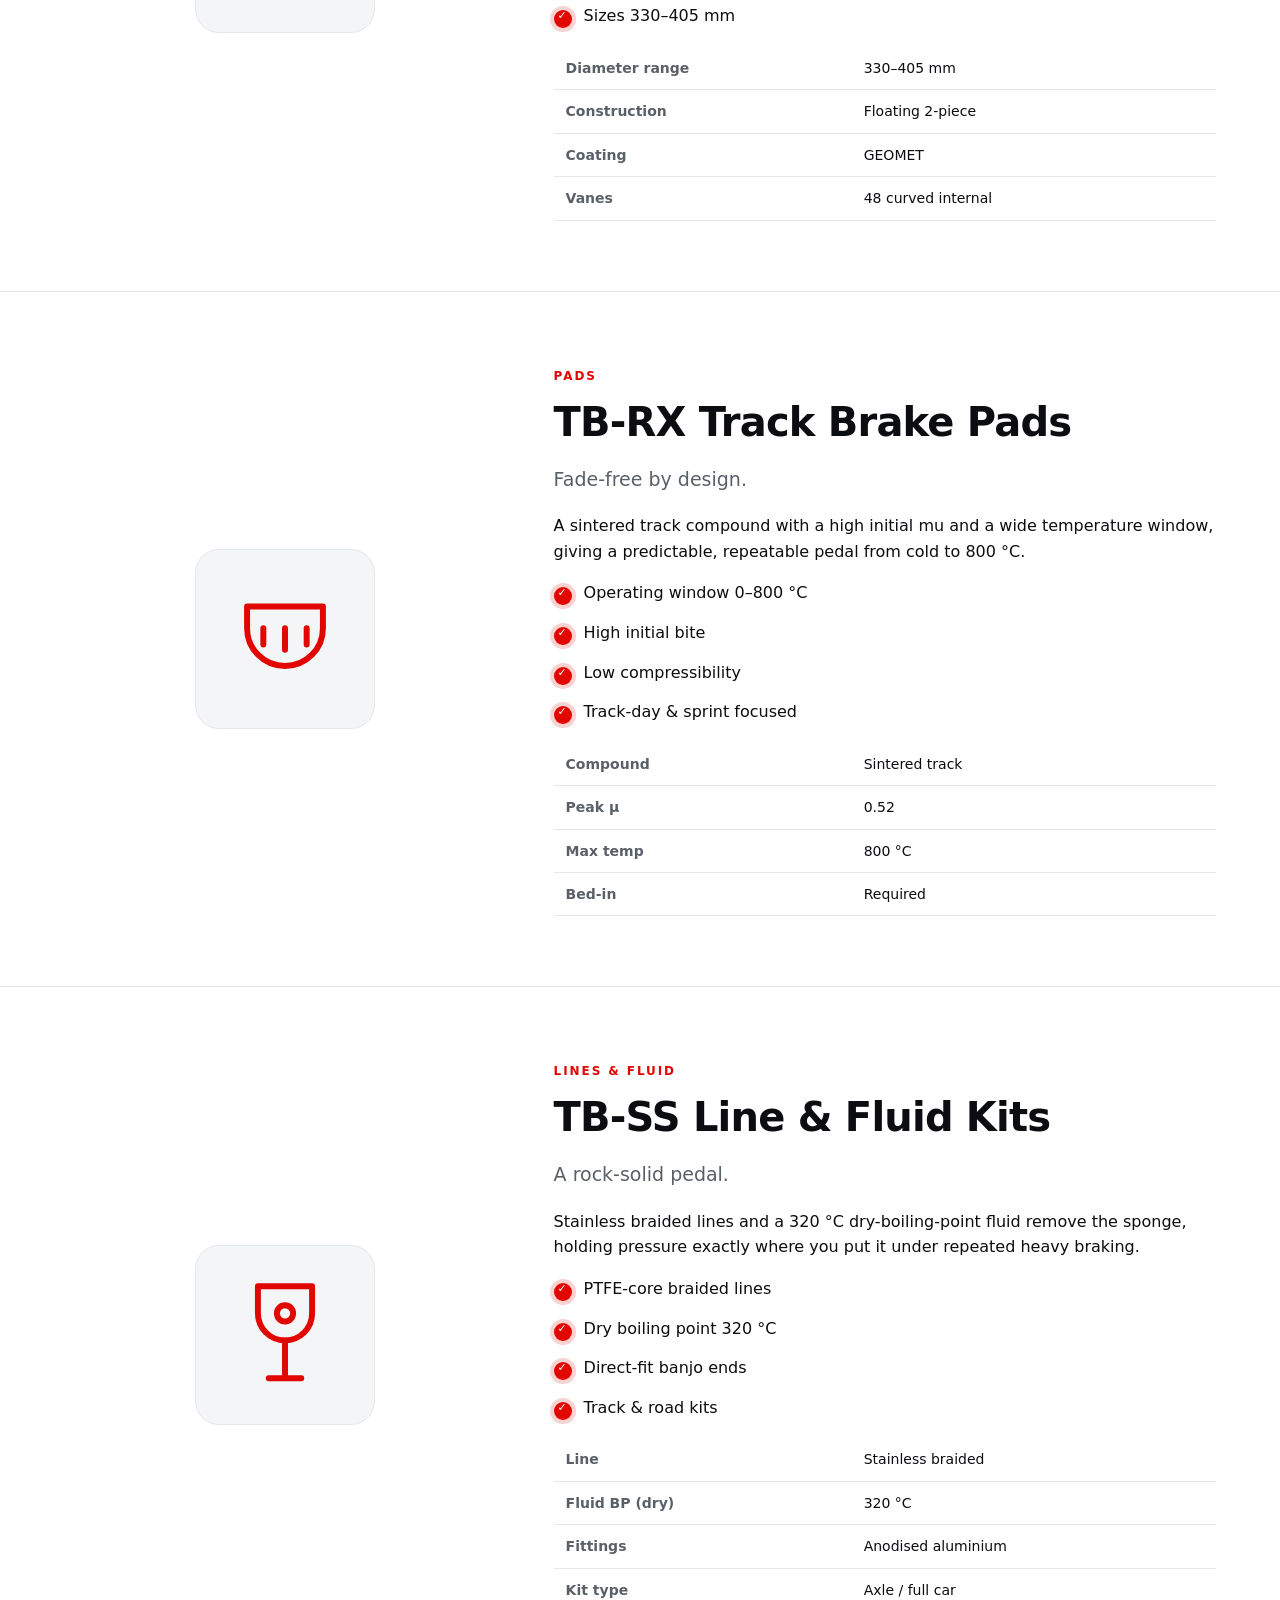
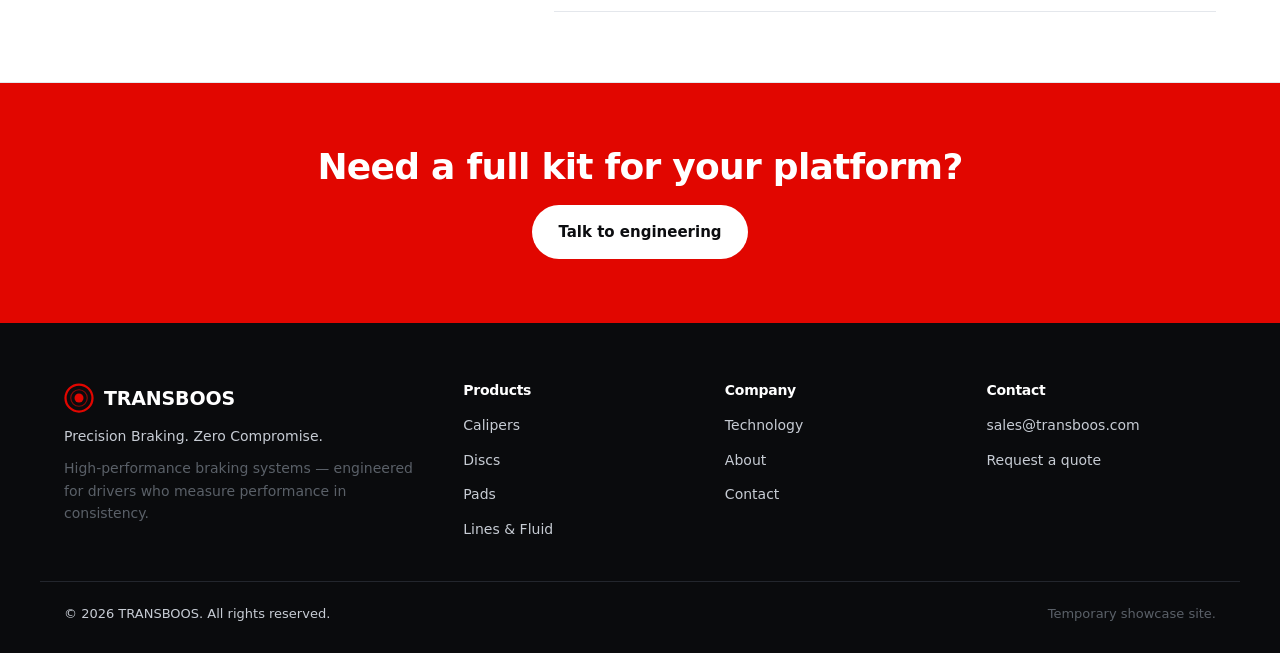
<file: products.html>
<!DOCTYPE html>
<html lang="en">
<head>
<meta charset="utf-8">
<meta name="viewport" content="width=device-width, initial-scale=1">
<title>Products | TRANSBOOS</title>
<meta name="description" content="TRANSBOOS high-performance brake products: calipers, discs, pads and fluid kits.">
<link rel="canonical" href="https://transboos.pages.dev/products">
<meta property="og:type" content="website">
<meta property="og:title" content="Products | TRANSBOOS">
<meta property="og:description" content="TRANSBOOS high-performance brake products: calipers, discs, pads and fluid kits.">
<meta property="og:url" content="https://transboos.pages.dev/products">
<meta property="og:image" content="https://transboos.pages.dev/assets/img/og.svg">
<meta name="twitter:card" content="summary_large_image">
<meta name="twitter:title" content="Products | TRANSBOOS">
<meta name="twitter:description" content="TRANSBOOS high-performance brake products: calipers, discs, pads and fluid kits.">
<link rel="icon" href="/assets/img/logo.svg" type="image/svg+xml">
<link rel="preload" href="/assets/fonts/inter-latin.woff2" as="font" type="font/woff2" crossorigin>
<link rel="stylesheet" href="/assets/css/style.css">
<script type="application/ld+json">{"@context": "https://schema.org", "@type": "Organization", "name": "TRANSBOOS", "url": "https://transboos.pages.dev", "logo": "https://transboos.pages.dev/assets/img/logo.svg", "description": "Precision Braking. Zero Compromise.", "sameAs": []}</script>
<script type="application/ld+json">{"@context": "https://schema.org", "@type": "WebSite", "name": "TRANSBOOS", "url": "https://transboos.pages.dev"}</script>
</head>
<body><header class="site-head">
  <div class="wrap head-inner">
    <a class="brand" href="/">
      <span class="brand-mark"><svg viewBox="0 0 40 40" xmlns="http://www.w3.org/2000/svg" aria-hidden="true">
  <circle cx="20" cy="20" r="18" fill="none" stroke="#E10600" stroke-width="3"/>
  <circle cx="20" cy="20" r="6" fill="#E10600"/>
  <circle cx="20" cy="20" r="11" fill="none" stroke="#E10600" stroke-width="1.5" opacity="0.6"/>
</svg></span>
      <span class="brand-name">TRANSBOOS</span>
    </a>
    <button class="nav-toggle" aria-label="Menu" aria-expanded="false">☰</button>
    <nav><ul class="nav"><li><a href="/" class="">Home</a></li><li class="has-drop"><a href="/products" class="on">Products <span class="caret">▾</span></a>
      <ul class="drop"><li><a href="/products#calipers"><span class="dot"></span>Calipers — TB-MB</a></li><li><a href="/products#discs"><span class="dot"></span>Discs — TB-DR</a></li><li><a href="/products#pads"><span class="dot"></span>Pads — TB-RX</a></li><li><a href="/products#fluid"><span class="dot"></span>Lines & Fluid — TB-SS</a></li></ul></li><li><a href="/technology" class="">Technology</a></li><li><a href="/about" class="">About</a></li><li><a href="/contact" class="">Contact</a></li></ul></nav>
    <a class="btn btn-accent head-cta" href="/contact">Get a Quote</a>
  </div>
</header>
<main>

<section class="page-hero">
  <div class="wrap">
    <span class="eyebrow">Products</span>
    <h1>Braking systems built to outlast the session</h1>
    <p class="lead">Four engineered categories that combine into a coherent, repeatable stop — from the pad to the piston.</p>
  </div>
</section>

<section class="prod" id="calipers">
  <div class="wrap prod-inner">
    <div class="prod-art"><svg viewBox="0 0 48 48" fill="none" stroke="#E10600" stroke-width="2.2" stroke-linecap="round" stroke-linejoin="round" xmlns="http://www.w3.org/2000/svg"><rect x="8" y="14" width="32" height="20" rx="4"/><circle cx="16" cy="24" r="3.2"/><circle cx="24" cy="24" r="3.2"/><circle cx="32" cy="24" r="3.2"/><path d="M8 19v10M40 19v10"/></svg></div>
    <div class="prod-copy">
      <span class="eyebrow">CALIPERS</span>
      <h2>TB-MB Series Monoblock Calipers</h2>
      <p class="lead">Forged. Rigid. Relentless.</p>
      <p>CNC-forged from a single billet of aerospace aluminium, the TB-MB monoblock eliminates flex under extreme clamp loads so pedal feel stays surgical from the first corner to the last.</p>
      <ul class="check-list"><li>4 / 6 / 8-pot configurations</li><li>Hard-anodised for corrosion resistance</li><li>Bolt-on brackets for 200+ applications</li><li>Staggered piston sizes to cut pad taper</li></ul>
      <table class="spec"><tbody><tr><th>Material</th><td>Forged 6061-T6 aluminium</td></tr><tr><th>Piston options</th><td>4 / 6 / 8</td></tr><tr><th>Finish</th><td>Type-III hard anodise</td></tr><tr><th>Weight (6-pot)</th><td>2.9 kg</td></tr></tbody></table>
    </div>
  </div>
</section>
<section class="prod" id="discs">
  <div class="wrap prod-inner">
    <div class="prod-art"><svg viewBox="0 0 48 48" fill="none" stroke="#E10600" stroke-width="2.2" stroke-linecap="round" stroke-linejoin="round" xmlns="http://www.w3.org/2000/svg"><circle cx="24" cy="24" r="16"/><circle cx="24" cy="24" r="6"/><path d="M24 8v6M24 34v6M8 24h6M34 24h6"/></svg></div>
    <div class="prod-copy">
      <span class="eyebrow">DISCS</span>
      <h2>TB-DR Slotted Floating Discs</h2>
      <p class="lead">Cooler rotors. Consistent bite.</p>
      <p>Directional slots evacuate gas and debris while the aluminium hat lets the ring float, reducing thermal warping and keeping bite stable through long sessions.</p>
      <ul class="check-list"><li>Slotted & directional friction face</li><li>Aluminium floating bell</li><li>Geomet-coated to resist rust</li><li>Sizes 330–405 mm</li></ul>
      <table class="spec"><tbody><tr><th>Diameter range</th><td>330–405 mm</td></tr><tr><th>Construction</th><td>Floating 2-piece</td></tr><tr><th>Coating</th><td>GEOMET</td></tr><tr><th>Vanes</th><td>48 curved internal</td></tr></tbody></table>
    </div>
  </div>
</section>
<section class="prod" id="pads">
  <div class="wrap prod-inner">
    <div class="prod-art"><svg viewBox="0 0 48 48" fill="none" stroke="#E10600" stroke-width="2.2" stroke-linecap="round" stroke-linejoin="round" xmlns="http://www.w3.org/2000/svg"><path d="M10 12h28v8a14 14 0 0 1-28 0z"/><path d="M16 20v6M24 20v8M32 20v6"/></svg></div>
    <div class="prod-copy">
      <span class="eyebrow">PADS</span>
      <h2>TB-RX Track Brake Pads</h2>
      <p class="lead">Fade-free by design.</p>
      <p>A sintered track compound with a high initial mu and a wide temperature window, giving a predictable, repeatable pedal from cold to 800 °C.</p>
      <ul class="check-list"><li>Operating window 0–800 °C</li><li>High initial bite</li><li>Low compressibility</li><li>Track-day & sprint focused</li></ul>
      <table class="spec"><tbody><tr><th>Compound</th><td>Sintered track</td></tr><tr><th>Peak μ</th><td>0.52</td></tr><tr><th>Max temp</th><td>800 °C</td></tr><tr><th>Bed-in</th><td>Required</td></tr></tbody></table>
    </div>
  </div>
</section>
<section class="prod" id="fluid">
  <div class="wrap prod-inner">
    <div class="prod-art"><svg viewBox="0 0 48 48" fill="none" stroke="#E10600" stroke-width="2.2" stroke-linecap="round" stroke-linejoin="round" xmlns="http://www.w3.org/2000/svg"><path d="M14 6h20v10a10 10 0 0 1-20 0z"/><path d="M24 26v14M18 40h12"/><circle cx="24" cy="16" r="3"/></svg></div>
    <div class="prod-copy">
      <span class="eyebrow">LINES & FLUID</span>
      <h2>TB-SS Line & Fluid Kits</h2>
      <p class="lead">A rock-solid pedal.</p>
      <p>Stainless braided lines and a 320 °C dry-boiling-point fluid remove the sponge, holding pressure exactly where you put it under repeated heavy braking.</p>
      <ul class="check-list"><li>PTFE-core braided lines</li><li>Dry boiling point 320 °C</li><li>Direct-fit banjo ends</li><li>Track & road kits</li></ul>
      <table class="spec"><tbody><tr><th>Line</th><td>Stainless braided</td></tr><tr><th>Fluid BP (dry)</th><td>320 °C</td></tr><tr><th>Fittings</th><td>Anodised aluminium</td></tr><tr><th>Kit type</th><td>Axle / full car</td></tr></tbody></table>
    </div>
  </div>
</section>
<section class="cta-band"><div class="wrap"><h2>Need a full kit for your platform?</h2><a class="btn btn-light" href="/contact">Talk to engineering</a></div></section>
</main>
<footer class="site-foot">
  <div class="wrap foot-grid">
    <div class="foot-brand">
      <a class="brand" href="/"><span class="brand-mark"><svg viewBox="0 0 40 40" xmlns="http://www.w3.org/2000/svg" aria-hidden="true">
  <circle cx="20" cy="20" r="18" fill="none" stroke="#E10600" stroke-width="3"/>
  <circle cx="20" cy="20" r="6" fill="#E10600"/>
  <circle cx="20" cy="20" r="11" fill="none" stroke="#E10600" stroke-width="1.5" opacity="0.6"/>
</svg></span><span class="brand-name">TRANSBOOS</span></a>
      <p>Precision Braking. Zero Compromise.</p>
      <p class="muted">High-performance braking systems — engineered for drivers who measure performance in consistency.</p>
    </div>
    <div><h4>Products</h4><ul class="foot-links"><li><a href="/products#calipers">Calipers</a></li><li><a href="/products#discs">Discs</a></li><li><a href="/products#pads">Pads</a></li><li><a href="/products#fluid">Lines & Fluid</a></li></ul></div>
    <div><h4>Company</h4><ul class="foot-links">
      <li><a href="/technology">Technology</a></li>
      <li><a href="/about">About</a></li>
      <li><a href="/contact">Contact</a></li>
    </ul></div>
    <div><h4>Contact</h4><ul class="foot-links">
      <li><a href="mailto:sales@transboos.com">sales@transboos.com</a></li>
      <li><a href="/contact">Request a quote</a></li>
    </ul></div>
  </div>
  <div class="wrap foot-bottom">
    <span>© 2026 TRANSBOOS. All rights reserved.</span>
    <span class="muted">Temporary showcase site.</span>
  </div>
</footer>
<script src="/assets/js/main.js"></script>
</body>
</html>
</file>
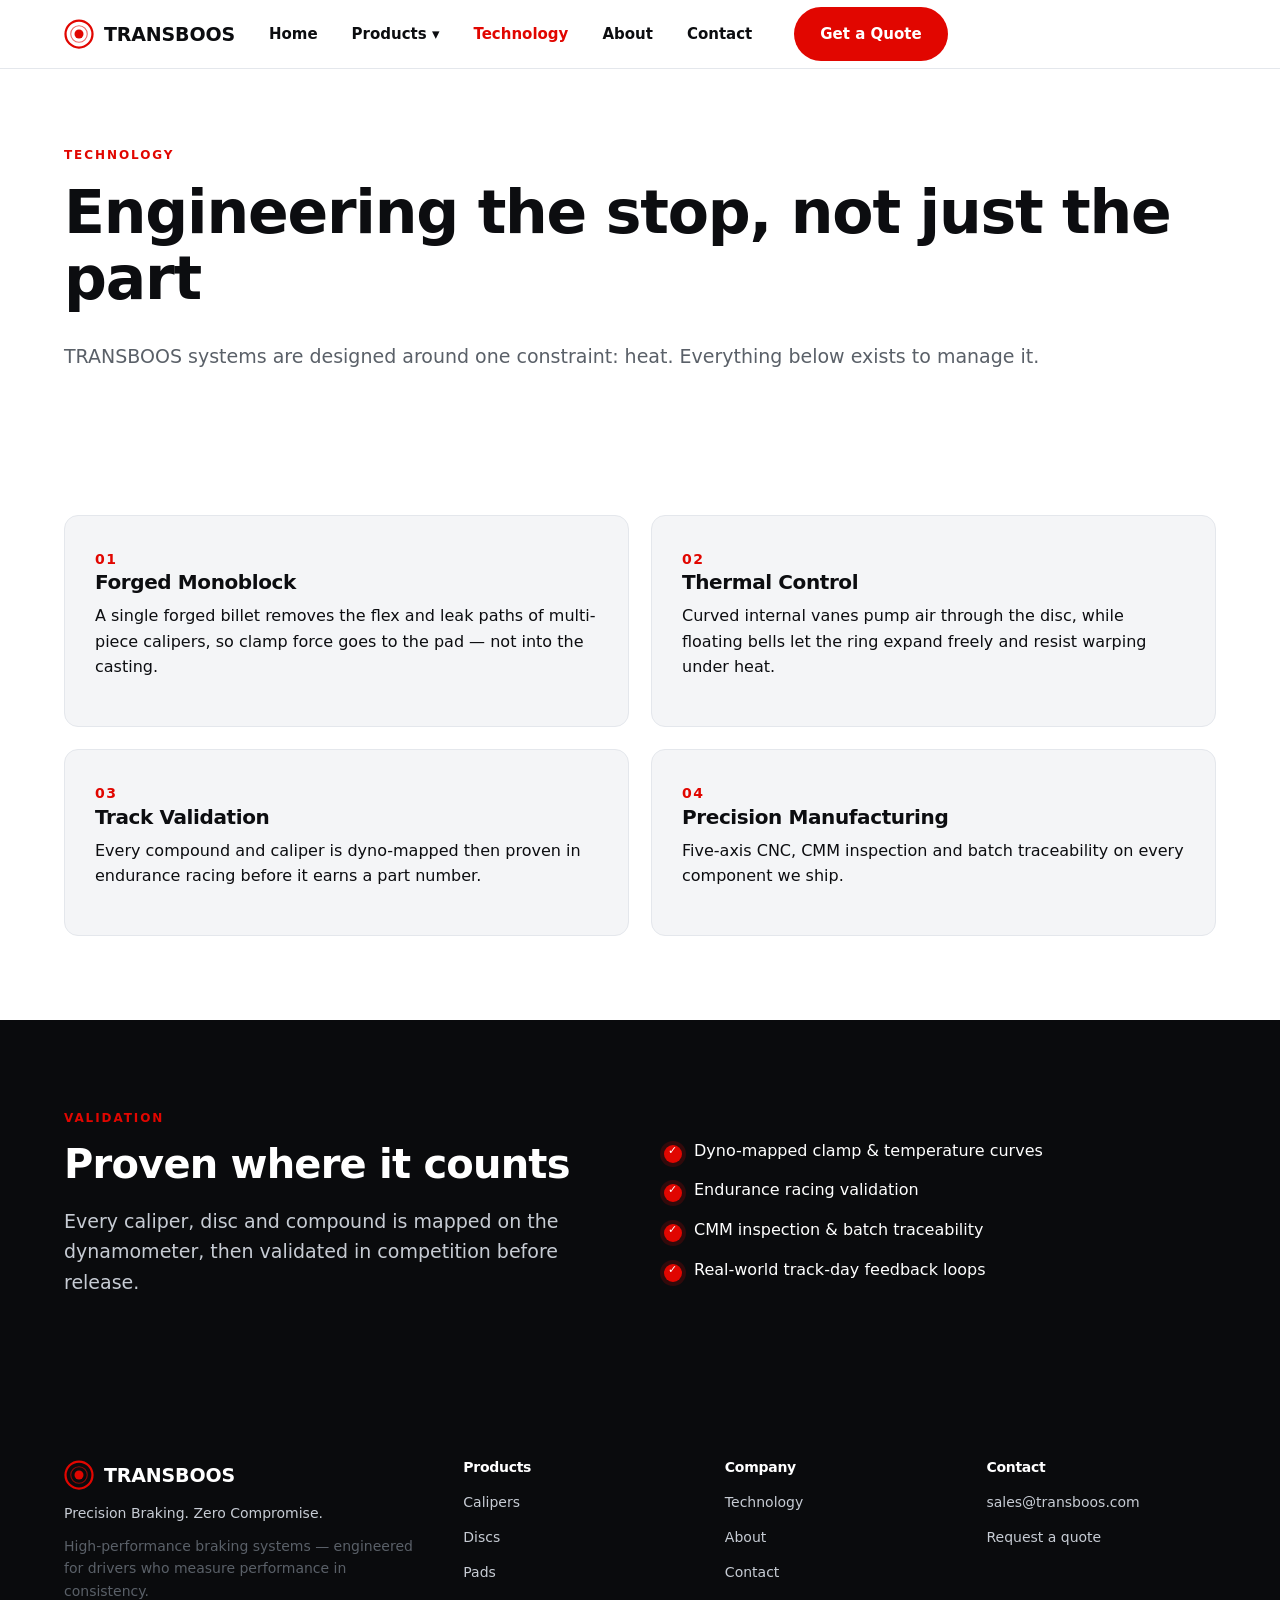
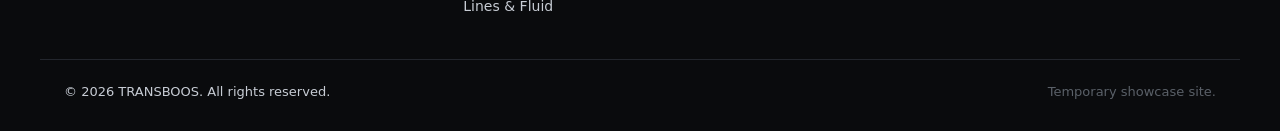
<file: technology.html>
<!DOCTYPE html>
<html lang="en">
<head>
<meta charset="utf-8">
<meta name="viewport" content="width=device-width, initial-scale=1">
<title>Technology | TRANSBOOS</title>
<meta name="description" content="TRANSBOOS braking technology: forged monoblock, carbon-ceramic, thermal management and validation.">
<link rel="canonical" href="https://transboos.pages.dev/technology">
<meta property="og:type" content="website">
<meta property="og:title" content="Technology | TRANSBOOS">
<meta property="og:description" content="TRANSBOOS braking technology: forged monoblock, carbon-ceramic, thermal management and validation.">
<meta property="og:url" content="https://transboos.pages.dev/technology">
<meta property="og:image" content="https://transboos.pages.dev/assets/img/og.svg">
<meta name="twitter:card" content="summary_large_image">
<meta name="twitter:title" content="Technology | TRANSBOOS">
<meta name="twitter:description" content="TRANSBOOS braking technology: forged monoblock, carbon-ceramic, thermal management and validation.">
<link rel="icon" href="/assets/img/logo.svg" type="image/svg+xml">
<link rel="preload" href="/assets/fonts/inter-latin.woff2" as="font" type="font/woff2" crossorigin>
<link rel="stylesheet" href="/assets/css/style.css">
<script type="application/ld+json">{"@context": "https://schema.org", "@type": "Organization", "name": "TRANSBOOS", "url": "https://transboos.pages.dev", "logo": "https://transboos.pages.dev/assets/img/logo.svg", "description": "Precision Braking. Zero Compromise.", "sameAs": []}</script>
<script type="application/ld+json">{"@context": "https://schema.org", "@type": "WebSite", "name": "TRANSBOOS", "url": "https://transboos.pages.dev"}</script>
</head>
<body><header class="site-head">
  <div class="wrap head-inner">
    <a class="brand" href="/">
      <span class="brand-mark"><svg viewBox="0 0 40 40" xmlns="http://www.w3.org/2000/svg" aria-hidden="true">
  <circle cx="20" cy="20" r="18" fill="none" stroke="#E10600" stroke-width="3"/>
  <circle cx="20" cy="20" r="6" fill="#E10600"/>
  <circle cx="20" cy="20" r="11" fill="none" stroke="#E10600" stroke-width="1.5" opacity="0.6"/>
</svg></span>
      <span class="brand-name">TRANSBOOS</span>
    </a>
    <button class="nav-toggle" aria-label="Menu" aria-expanded="false">☰</button>
    <nav><ul class="nav"><li><a href="/" class="">Home</a></li><li class="has-drop"><a href="/products" class="">Products <span class="caret">▾</span></a>
      <ul class="drop"><li><a href="/products#calipers"><span class="dot"></span>Calipers — TB-MB</a></li><li><a href="/products#discs"><span class="dot"></span>Discs — TB-DR</a></li><li><a href="/products#pads"><span class="dot"></span>Pads — TB-RX</a></li><li><a href="/products#fluid"><span class="dot"></span>Lines & Fluid — TB-SS</a></li></ul></li><li><a href="/technology" class="on">Technology</a></li><li><a href="/about" class="">About</a></li><li><a href="/contact" class="">Contact</a></li></ul></nav>
    <a class="btn btn-accent head-cta" href="/contact">Get a Quote</a>
  </div>
</header>
<main>

<section class="page-hero">
  <div class="wrap">
    <span class="eyebrow">Technology</span>
    <h1>Engineering the stop, not just the part</h1>
    <p class="lead">TRANSBOOS systems are designed around one constraint: heat. Everything below exists to manage it.</p>
  </div>
</section>
<section class="band"><div class="wrap"><div class="tech-grid"><div class="tech-card">
          <span class="tech-num">01</span>
          <h3>Forged Monoblock</h3><p>A single forged billet removes the flex and leak paths of multi-piece calipers, so clamp force goes to the pad — not into the casting.</p></div><div class="tech-card">
          <span class="tech-num">02</span>
          <h3>Thermal Control</h3><p>Curved internal vanes pump air through the disc, while floating bells let the ring expand freely and resist warping under heat.</p></div><div class="tech-card">
          <span class="tech-num">03</span>
          <h3>Track Validation</h3><p>Every compound and caliper is dyno-mapped then proven in endurance racing before it earns a part number.</p></div><div class="tech-card">
          <span class="tech-num">04</span>
          <h3>Precision Manufacturing</h3><p>Five-axis CNC, CMM inspection and batch traceability on every component we ship.</p></div></div></div></section>
<section class="band band-dark"><div class="wrap split">
  <div><span class="eyebrow">Validation</span><h2>Proven where it counts</h2>
  <p class="lead">Every caliper, disc and compound is mapped on the dynamometer, then validated in competition before release.</p></div>
  <ul class="check-list"><li>Dyno-mapped clamp &amp; temperature curves</li><li>Endurance racing validation</li><li>CMM inspection &amp; batch traceability</li><li>Real-world track-day feedback loops</li></ul>
</div></section>
</main>
<footer class="site-foot">
  <div class="wrap foot-grid">
    <div class="foot-brand">
      <a class="brand" href="/"><span class="brand-mark"><svg viewBox="0 0 40 40" xmlns="http://www.w3.org/2000/svg" aria-hidden="true">
  <circle cx="20" cy="20" r="18" fill="none" stroke="#E10600" stroke-width="3"/>
  <circle cx="20" cy="20" r="6" fill="#E10600"/>
  <circle cx="20" cy="20" r="11" fill="none" stroke="#E10600" stroke-width="1.5" opacity="0.6"/>
</svg></span><span class="brand-name">TRANSBOOS</span></a>
      <p>Precision Braking. Zero Compromise.</p>
      <p class="muted">High-performance braking systems — engineered for drivers who measure performance in consistency.</p>
    </div>
    <div><h4>Products</h4><ul class="foot-links"><li><a href="/products#calipers">Calipers</a></li><li><a href="/products#discs">Discs</a></li><li><a href="/products#pads">Pads</a></li><li><a href="/products#fluid">Lines & Fluid</a></li></ul></div>
    <div><h4>Company</h4><ul class="foot-links">
      <li><a href="/technology">Technology</a></li>
      <li><a href="/about">About</a></li>
      <li><a href="/contact">Contact</a></li>
    </ul></div>
    <div><h4>Contact</h4><ul class="foot-links">
      <li><a href="mailto:sales@transboos.com">sales@transboos.com</a></li>
      <li><a href="/contact">Request a quote</a></li>
    </ul></div>
  </div>
  <div class="wrap foot-bottom">
    <span>© 2026 TRANSBOOS. All rights reserved.</span>
    <span class="muted">Temporary showcase site.</span>
  </div>
</footer>
<script src="/assets/js/main.js"></script>
</body>
</html>
</file>
<file: assets/css/style.css>
/* TRANSBOOS — self-hosted Inter, premium automotive theme. */
:root{
  --accent:#E10600; --accent-dark:#A60400; --accent-rgb:225, 6, 0;
  --bg:#ffffff; --bg-soft:#f4f5f7; --ink:#0c0d10; --muted:#5a6068; --line:#e4e7ec;
  --dark:#0a0b0d; --dark-2:#14161a; --r:14px; --maxw:1200px;
  --font:'Inter',system-ui,-apple-system,"Segoe UI",Roboto,Helvetica,Arial,sans-serif;
}
*{box-sizing:border-box}
html{scroll-behavior:smooth}
body{margin:0;font-family:var(--font);color:var(--ink);background:var(--bg);line-height:1.6;-webkit-font-smoothing:antialiased}
img,svg{max-width:100%;display:block}
a{color:inherit;text-decoration:none}
.wrap{max-width:var(--maxw);margin:0 auto;padding:0 24px}
.eyebrow{display:inline-block;font-size:12px;font-weight:700;letter-spacing:.16em;text-transform:uppercase;color:var(--accent);margin-bottom:14px}
h1,h2,h3,h4{margin:0 0 .5em;line-height:1.1;font-weight:800;letter-spacing:-.02em}
h1{font-size:clamp(34px,5vw,60px)} h2{font-size:clamp(26px,3.4vw,40px)} h3{font-size:20px}
p{margin:0 0 1em}.lead{font-size:clamp(16px,1.6vw,19px);color:var(--muted)}.muted{color:var(--muted)}
.btn{display:inline-block;padding:13px 24px;border-radius:999px;font-weight:700;font-size:15px;transition:.2s;cursor:pointer;border:2px solid transparent}
.btn-accent{background:var(--accent);color:#fff}.btn-accent:hover{background:var(--accent-dark)}
.btn-ghost{border-color:var(--line);color:var(--ink)}.btn-ghost:hover{border-color:var(--ink)}
.btn-light{background:#fff;color:var(--ink)}.btn-light:hover{opacity:.9}

/* header */
.site-head{position:sticky;top:0;z-index:50;background:rgba(255,255,255,.85);backdrop-filter:blur(12px);border-bottom:1px solid var(--line)}
.head-inner{display:flex;align-items:center;gap:20px;height:68px}
.brand{display:flex;align-items:center;gap:10px;font-weight:800;letter-spacing:-.01em}
.brand-mark{width:30px;height:30px;display:flex}
.brand-name{font-size:19px}
.nav{display:flex;gap:6px;list-style:none;margin:0;padding:0;margin-left:auto}
.nav>li{position:relative}
.nav a{padding:10px 14px;border-radius:10px;font-weight:600;font-size:15px;display:block}
.nav a:hover,.nav a.on{color:var(--accent)}
.has-drop .drop{position:absolute;top:100%;left:0;background:#fff;border:1px solid var(--line);border-radius:12px;box-shadow:0 18px 40px rgba(0,0,0,.12);list-style:none;margin:6px 0 0;padding:8px;min-width:240px;opacity:0;visibility:hidden;transform:translateY(-6px);transition:.18s}
.has-drop:hover .drop{opacity:1;visibility:visible;transform:none}
.drop li a{display:flex;align-items:center;gap:8px;font-weight:500;font-size:14px;padding:9px 12px}
.drop .dot{width:7px;height:7px;border-radius:50%;background:var(--accent);flex:none}
.head-cta{margin-left:8px}
.nav-toggle{display:none;background:none;border:0;font-size:24px;cursor:pointer;margin-left:auto}

/* hero */
.hero{background:radial-gradient(120% 120% at 80% 0%,var(--dark-2),var(--dark));color:#fff;padding:80px 0 90px;overflow:hidden}
.hero-inner{display:grid;grid-template-columns:1.1fr .9fr;gap:40px;align-items:center}
.hero .eyebrow{color:var(--accent)}
.hero h1{font-size:clamp(38px,6vw,72px)}
.hero .lead{color:#c7ccd4;max-width:46ch}
.hero-cta{display:flex;gap:14px;margin:26px 0 34px;flex-wrap:wrap}
.hero-stats{display:flex;gap:34px;list-style:none;margin:0;padding:0;flex-wrap:wrap}
.hero-stats li{display:flex;flex-direction:column}
.hero-stats b{font-size:30px;font-weight:800;color:#fff}
.hero-stats span{font-size:13px;color:#9aa1ab}
.hero-art{display:flex;justify-content:center}
.hero-art svg{width:min(420px,90%);filter:drop-shadow(0 30px 60px rgba(0,0,0,.5))}

/* bands */
.band{padding:84px 0}
.band-dark{background:var(--dark);color:#fff}
.band-dark .lead{color:#c7ccd4}
.sec-head{margin-bottom:40px}
.split{display:grid;grid-template-columns:1fr 1fr;gap:48px;align-items:center}
.check-list{list-style:none;margin:0;padding:0;display:grid;gap:14px}
.check-list li{padding-left:30px;position:relative;font-weight:500}
.check-list li::before{content:"";position:absolute;left:0;top:7px;width:18px;height:18px;border-radius:50%;background:var(--accent);box-shadow:0 0 0 4px rgba(var(--accent-rgb),.18)}
.check-list li::after{content:"✓";position:absolute;left:4px;top:4px;color:#fff;font-size:11px;font-weight:800}

/* product cards */
.pcard-grid{display:grid;grid-template-columns:repeat(4,1fr);gap:20px}
.pcard{background:var(--bg-soft);border:1px solid var(--line);border-radius:var(--r);padding:28px;transition:.2s;display:flex;flex-direction:column;gap:8px}
.pcard:hover{transform:translateY(-4px);border-color:var(--accent);box-shadow:0 18px 40px rgba(0,0,0,.08)}
.pcard-ico{width:46px;height:46px}
.pcard h3{margin:6px 0 0}
.pcard p{color:var(--muted);margin:0;font-size:14px}
.pcard-go{margin-top:auto;color:var(--accent);font-weight:700;font-size:14px}

/* product detail */
.prod{padding:70px 0;border-bottom:1px solid var(--line)}
.prod-inner{display:grid;grid-template-columns:.8fr 1.2fr;gap:48px;align-items:center}
.prod-art{width:180px;height:180px;margin:0 auto;padding:24px;border-radius:24px;background:var(--bg-soft);border:1px solid var(--line)}
.prod-art svg{width:100%;height:100%}
.spec{width:100%;border-collapse:collapse;margin-top:18px}
.spec th,.spec td{text-align:left;padding:10px 12px;border-bottom:1px solid var(--line);font-size:14px}
.spec th{color:var(--muted);font-weight:600;width:45%}

/* tech */
.tech-grid{display:grid;grid-template-columns:repeat(2,1fr);gap:22px}
.tech-card{background:var(--bg-soft);border:1px solid var(--line);border-radius:var(--r);padding:30px;position:relative}
.tech-num{font-size:14px;font-weight:800;color:var(--accent);letter-spacing:.1em}

/* about */
.about-grid{display:grid;grid-template-columns:1.5fr .8fr;gap:48px}
.lead-para{font-size:19px;line-height:1.7}
.fact-list{list-style:none;margin:0;padding:0;display:grid;gap:14px}
.fact-list li{display:flex;flex-direction:column;padding-bottom:12px;border-bottom:1px solid var(--line)}
.fact-list b{font-size:13px;text-transform:uppercase;letter-spacing:.08em;color:var(--muted)}
.fact-list span{font-size:16px;font-weight:600}

/* contact */
.contact-grid{display:grid;grid-template-columns:1.3fr .7fr;gap:48px}
.cform{display:grid;grid-template-columns:1fr 1fr;gap:18px}
.field{display:flex;flex-direction:column;gap:7px}
.field-full{grid-column:1/-1}
.field label{font-weight:600;font-size:14px}
.field input,.field select,.field textarea{padding:12px 14px;border:1px solid var(--line);border-radius:10px;font:inherit;background:#fff}
.field input:focus,.field select:focus,.field textarea:focus{outline:none;border-color:var(--accent);box-shadow:0 0 0 3px rgba(var(--accent-rgb),.15)}
.form-note{font-size:13px;color:var(--muted);margin:6px 0 0}
.contact-side h3{margin-bottom:8px}

/* cta */
.cta-band{background:var(--accent);color:#fff;padding:64px 0;text-align:center}
.cta-band h2{font-size:clamp(24px,3vw,36px);margin-bottom:18px}
.page-hero{padding:72px 0 40px}
.page-hero.center{text-align:center}

/* footer */
.site-foot{background:var(--dark);color:#c7ccd4;padding:60px 0 28px}
.foot-grid{display:grid;grid-template-columns:1.6fr 1fr 1fr 1fr;gap:32px}
.foot-brand .brand{color:#fff;margin-bottom:12px}
.foot-brand p{margin:0 0 10px;font-size:14px}
.site-foot h4{color:#fff;font-size:14px;margin-bottom:14px}
.foot-links{list-style:none;margin:0;padding:0;display:grid;gap:9px}
.foot-links a{font-size:14px;color:#c7ccd4}.foot-links a:hover{color:var(--accent)}
.foot-bottom{display:flex;justify-content:space-between;margin-top:40px;padding-top:22px;border-top:1px solid #23262d;font-size:13px;flex-wrap:wrap;gap:8px}

/* responsive */
@media(max-width:900px){
  .nav,.head-cta{display:none}
  .nav-toggle{display:block}
  .nav.open{display:flex;position:absolute;top:68px;left:0;right:0;background:#fff;flex-direction:column;padding:12px 24px;border-bottom:1px solid var(--line)}
  .nav.open .drop{position:static;opacity:1;visibility:visible;transform:none;box-shadow:none;border:0;padding-left:12px}
  .hero-inner,.split,.prod-inner,.about-grid,.contact-grid,.tech-grid,.pcard-grid{grid-template-columns:1fr}
  .pcard-grid{grid-template-columns:1fr 1fr}
  .cform{grid-template-columns:1fr}
  .foot-grid{grid-template-columns:1fr 1fr}
}
@media(max-width:560px){.pcard-grid{grid-template-columns:1fr}.foot-grid{grid-template-columns:1fr}}
</file>
